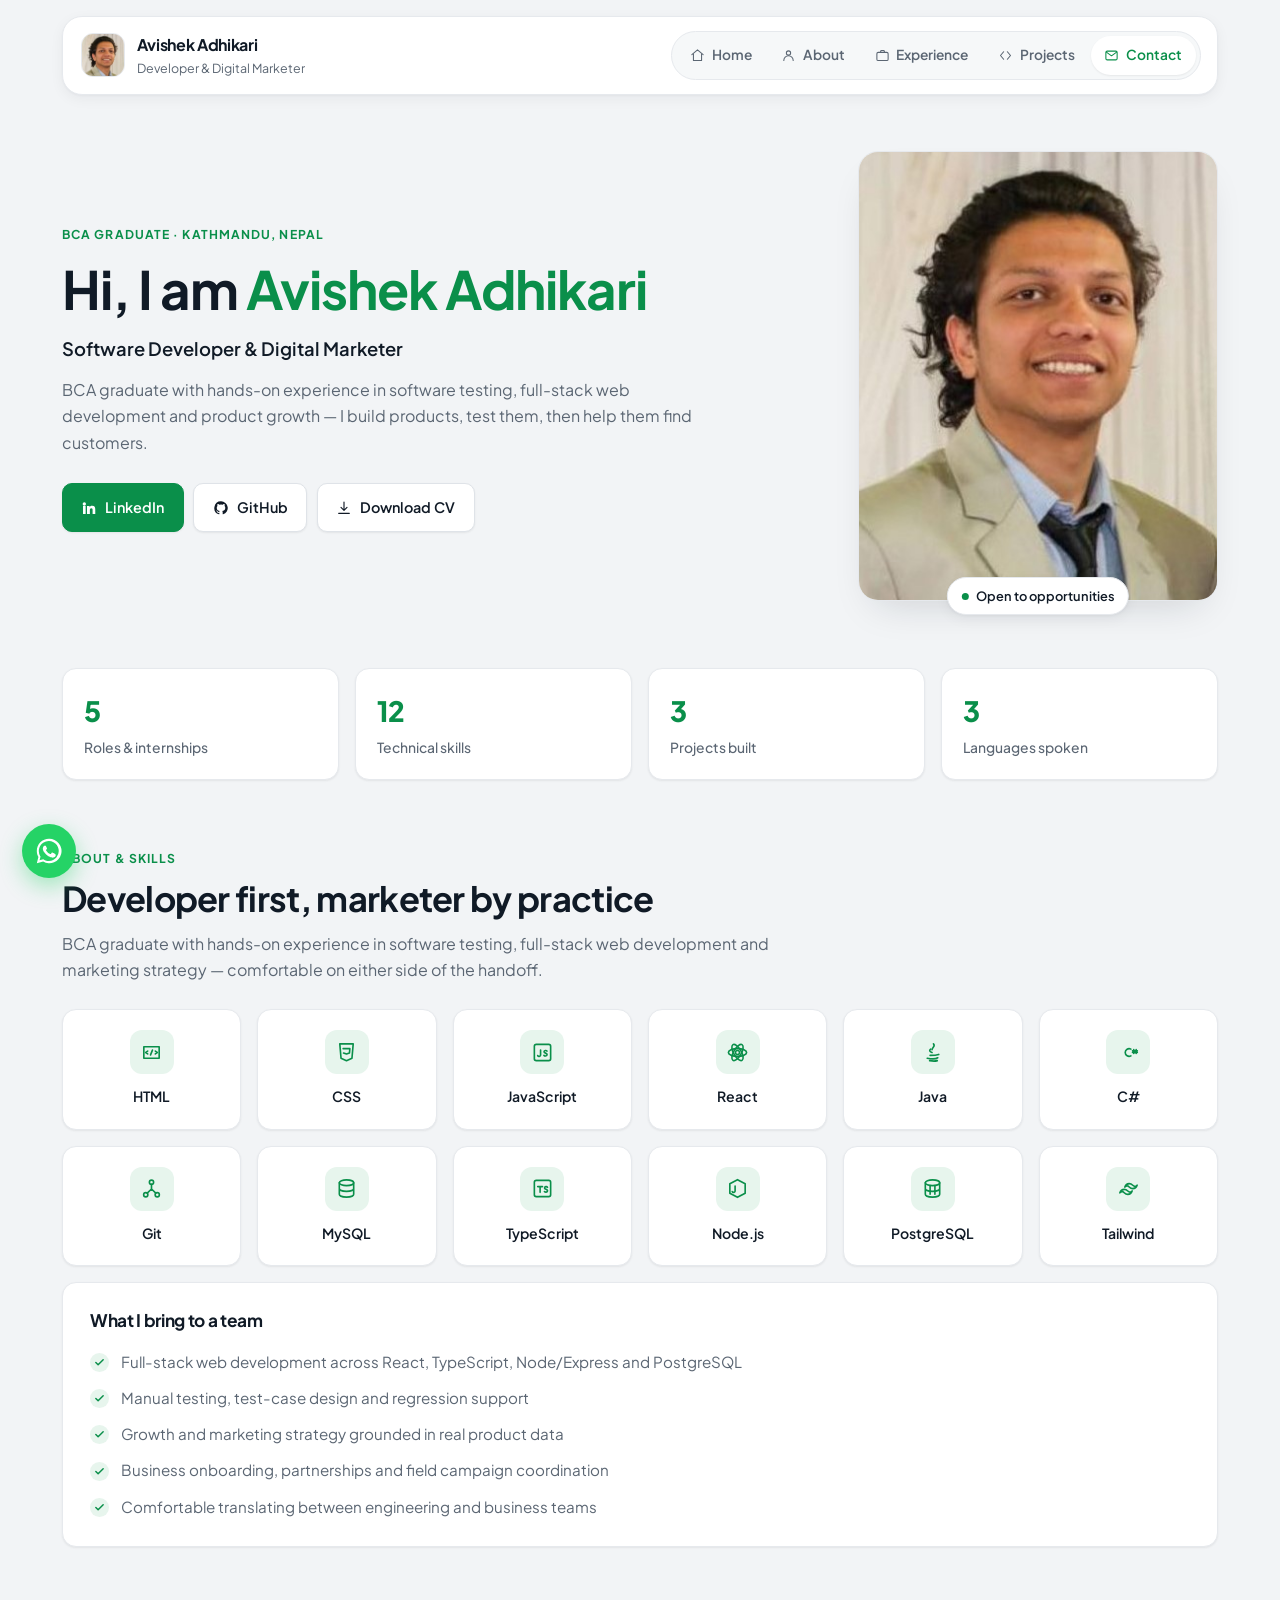
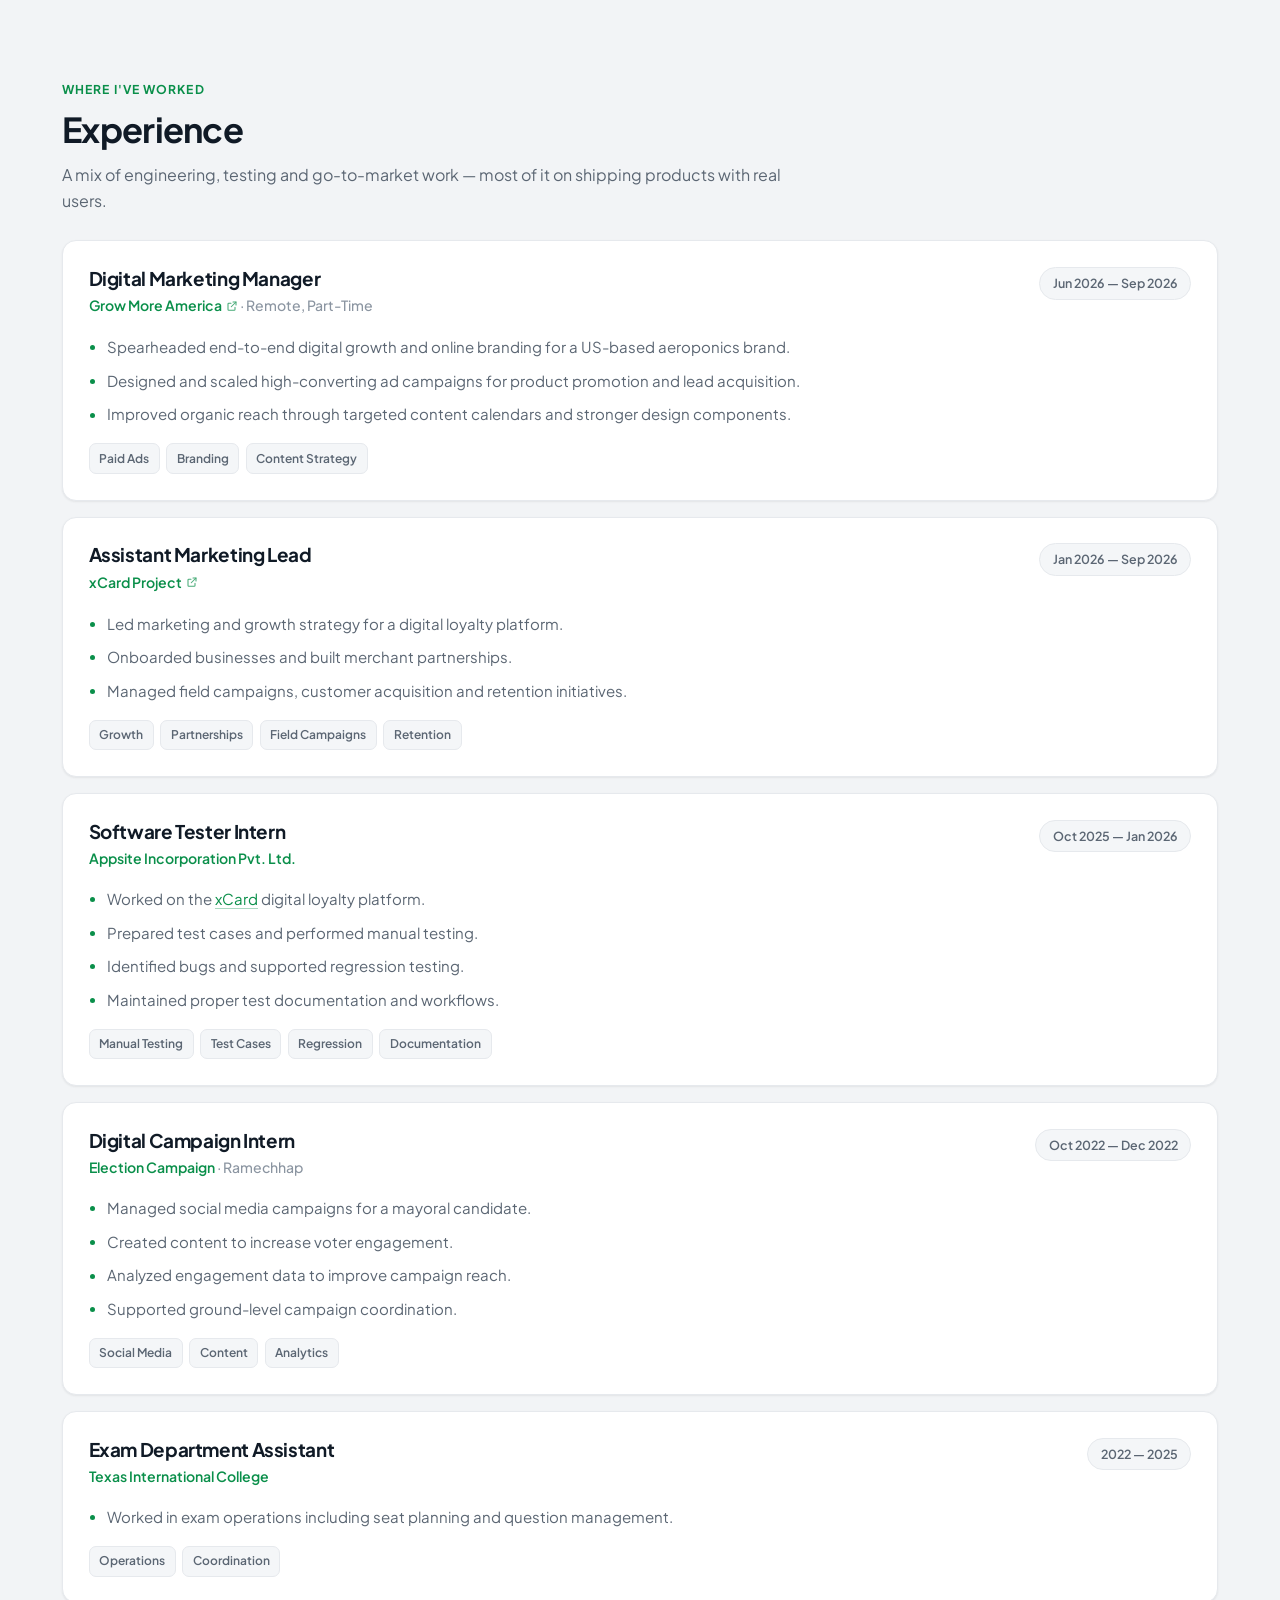
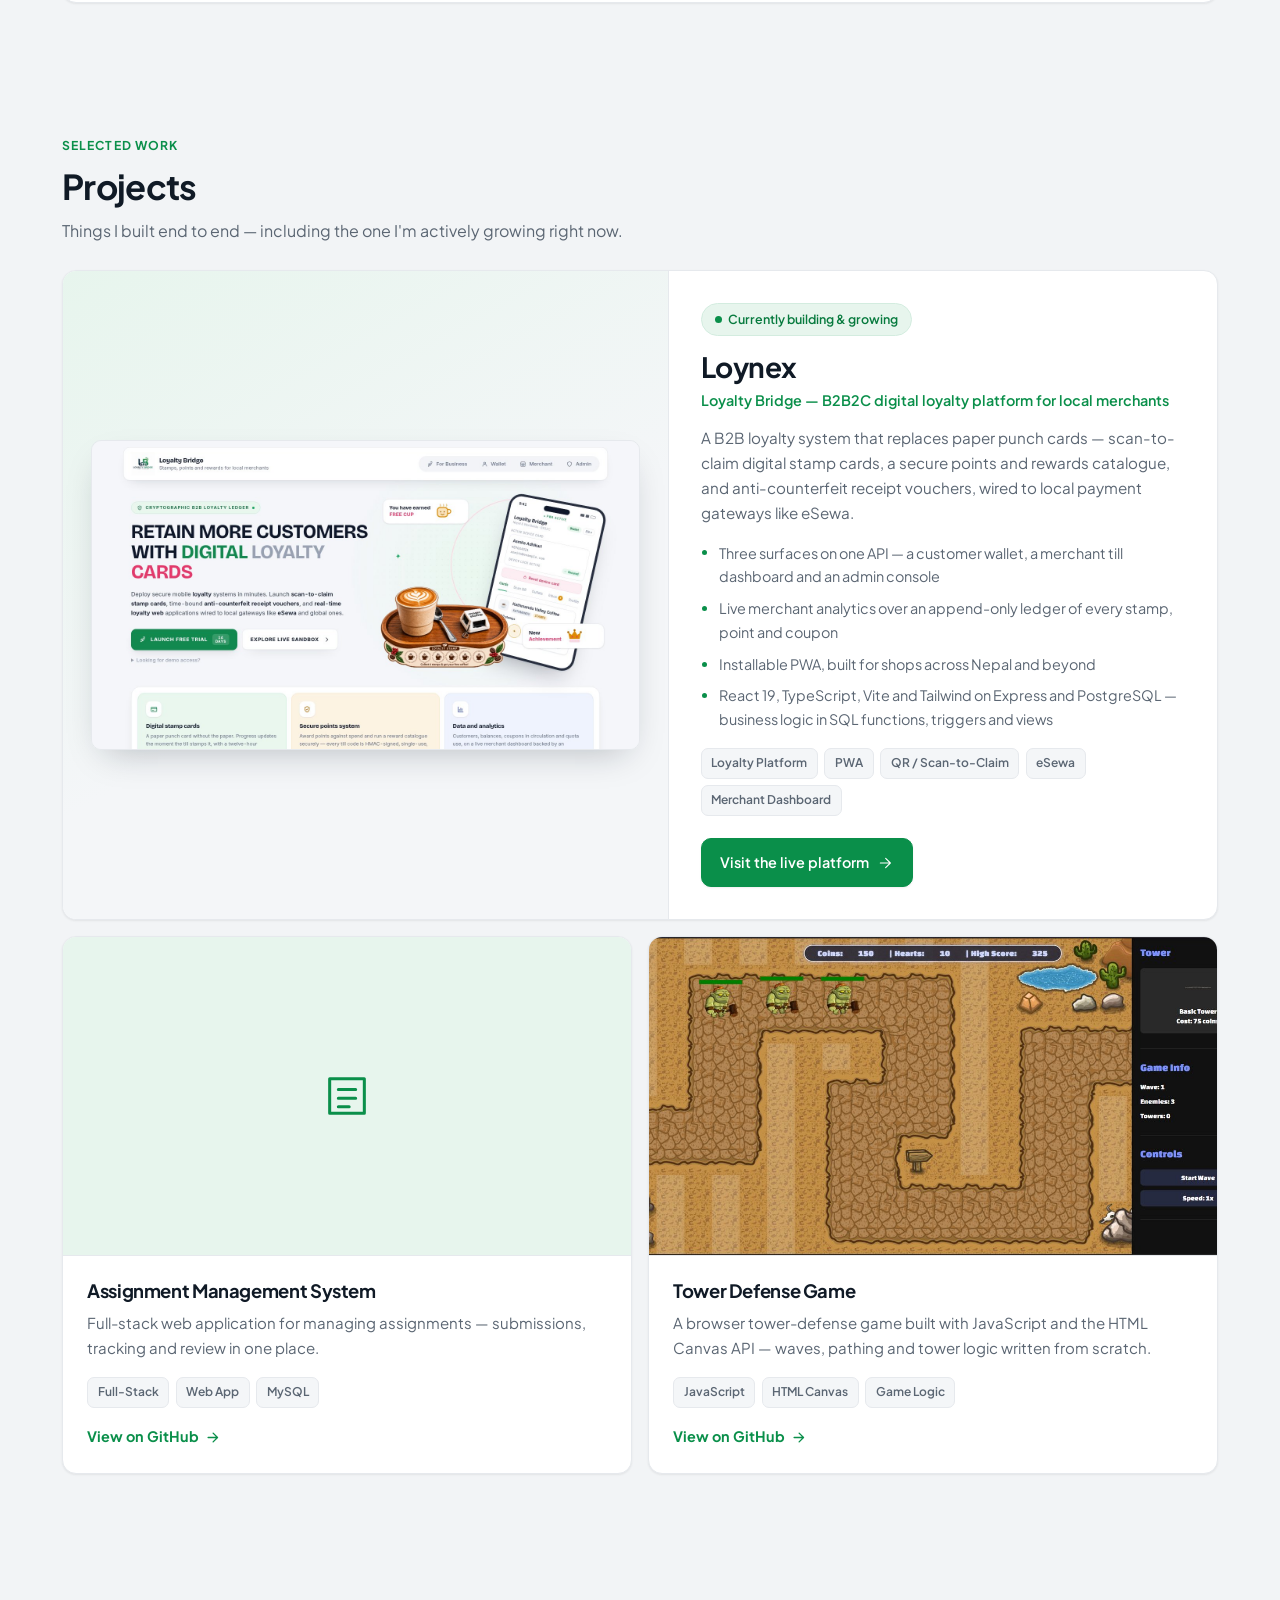
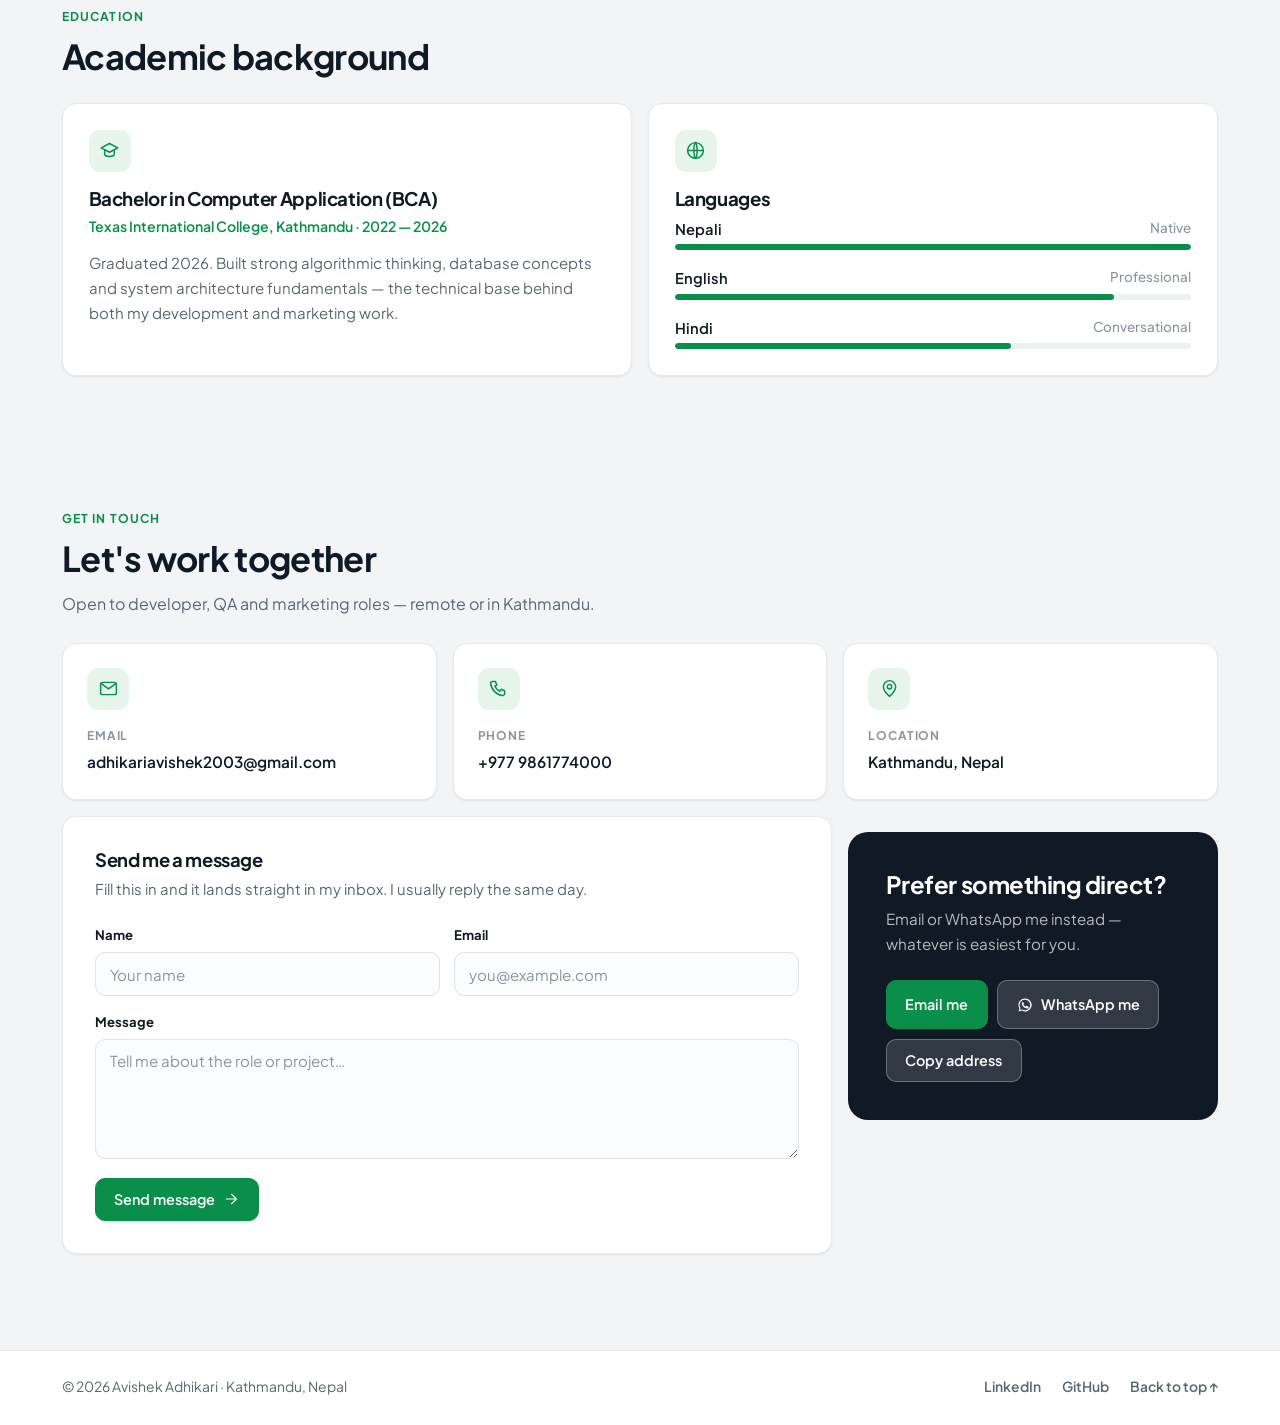
<file: index.html>
<!DOCTYPE html>
<html lang="en">
<head>
<meta charset="UTF-8">
<meta name="viewport" content="width=device-width, initial-scale=1.0">
<title>Avishek Adhikari — Developer &amp; Digital Marketer</title>
<meta name="description" content="Portfolio of Avishek Adhikari — BCA graduate, software developer and digital marketer. Software testing, full-stack web development and product growth.">
<meta name="author" content="Avishek Adhikari">
<meta property="og:type" content="website">
<meta property="og:title" content="Avishek Adhikari — Developer &amp; Digital Marketer">
<meta property="og:description" content="BCA graduate with experience in software testing, full-stack web development and real-world product growth.">

<link rel="preconnect" href="https://fonts.googleapis.com">
<link rel="preconnect" href="https://fonts.gstatic.com" crossorigin>
<link href="https://fonts.googleapis.com/css2?family=Plus+Jakarta+Sans:wght@400;500;600;700;800&display=swap" rel="stylesheet">
<link rel="stylesheet" href="styles.css">
<link rel="icon" href="data:image/svg+xml,<svg xmlns='http://www.w3.org/2000/svg' viewBox='0 0 100 100'><rect width='100' height='100' rx='24' fill='%230a8f4a'/><text y='70' x='50' text-anchor='middle' font-size='54' font-weight='700' font-family='Arial' fill='white'>A</text></svg>">
</head>
<body>

<div class="progress" id="progress"></div>

<!-- ================= HEADER ================= -->
<header class="topbar" id="topbar">
  <div class="topbar__card">
    <a href="#top" class="brand">
      <img src="assets/photo.jpg" alt="" class="brand__img">
      <span class="brand__text">
        <strong>Avishek Adhikari</strong>
        <small>Developer &amp; Digital Marketer</small>
      </span>
    </a>

    <nav class="pillnav" id="pillnav" aria-label="Sections">
      <a href="#top" class="is-active">
        <svg viewBox="0 0 24 24"><path d="M3 10.5 12 3l9 7.5"/><path d="M5.5 9.5V20h13V9.5"/></svg><span>Home</span></a>
      <a href="#about">
        <svg viewBox="0 0 24 24"><circle cx="12" cy="8" r="3.4"/><path d="M4.5 20a7.5 7.5 0 0 1 15 0"/></svg><span>About</span></a>
      <a href="#experience">
        <svg viewBox="0 0 24 24"><rect x="3" y="7" width="18" height="13" rx="2.2"/><path d="M9 7V5.5A1.5 1.5 0 0 1 10.5 4h3A1.5 1.5 0 0 1 15 5.5V7"/></svg><span>Experience</span></a>
      <a href="#projects">
        <svg viewBox="0 0 24 24"><path d="M9 18l-5-6 5-6M15 6l5 6-5 6"/></svg><span>Projects</span></a>
      <a href="#contact">
        <svg viewBox="0 0 24 24"><rect x="3" y="5" width="18" height="14" rx="2.2"/><path d="m3.8 6.5 8.2 6 8.2-6"/></svg><span>Contact</span></a>
    </nav>

    <button class="burger" id="burger" aria-label="Open menu" aria-expanded="false">
      <span></span><span></span><span></span>
    </button>
  </div>
</header>

<main id="top">
<div class="wrap">

  <!-- ================= HERO ================= -->
  <section class="hero reveal">
    <div class="hero__text">
      <span class="eyebrow">BCA Graduate · Kathmandu, Nepal</span>
      <h1>Hi, I am <span class="hl">Avishek Adhikari</span></h1>
      <p class="hero__role">Software Developer &amp; Digital Marketer</p>
      <p class="hero__lede">
        BCA graduate with hands-on experience in software testing, full-stack web development
        and product growth — I build products, test them, then help them find customers.
      </p>

      <div class="btnrow">
        <a class="btn btn--primary" href="https://www.linkedin.com/in/avishek-adhikari-4a58102a5/" target="_blank" rel="noopener">
          <svg class="i i--fill" viewBox="0 0 24 24"><path d="M4.98 3.5a2.5 2.5 0 1 1 0 5 2.5 2.5 0 0 1 0-5zM3 9h4v12H3zM9 9h3.8v1.7h.05c.53-.95 1.83-1.95 3.77-1.95 4.03 0 4.78 2.5 4.78 5.76V21h-4v-5.6c0-1.34-.03-3.07-1.9-3.07-1.9 0-2.2 1.46-2.2 2.97V21H9z"/></svg>
          LinkedIn
        </a>
        <a class="btn" href="https://github.com/avishekadhikari" target="_blank" rel="noopener">
          <svg class="i i--fill" viewBox="0 0 24 24"><path d="M12 2a10 10 0 0 0-3.16 19.49c.5.09.68-.22.68-.48v-1.7C6.73 19.9 6.14 18 6.14 18c-.45-1.16-1.11-1.47-1.11-1.47-.91-.62.07-.6.07-.6 1 .07 1.53 1.03 1.53 1.03.9 1.53 2.36 1.09 2.94.83.09-.65.35-1.09.63-1.34-2.22-.25-4.55-1.11-4.55-4.94 0-1.09.39-1.98 1.03-2.68-.1-.25-.45-1.27.1-2.65 0 0 .84-.27 2.75 1.02a9.5 9.5 0 0 1 5 0c1.91-1.29 2.75-1.02 2.75-1.02.55 1.38.2 2.4.1 2.65.64.7 1.03 1.59 1.03 2.68 0 3.84-2.34 4.68-4.57 4.93.36.31.68.92.68 1.85v2.74c0 .27.18.58.69.48A10 10 0 0 0 12 2z"/></svg>
          GitHub
        </a>
        <a class="btn" href="assets/Avishek-Adhikari-CV.pdf" download>
          <svg class="i" viewBox="0 0 24 24"><path d="M12 3v12M7.5 11l4.5 4.5 4.5-4.5M4 20h16"/></svg>
          Download CV
        </a>
      </div>
    </div>

    <div class="hero__photo">
      <img src="assets/photo.jpg" alt="Avishek Adhikari">
      <span class="badge"><i class="dot"></i>Open to opportunities</span>
    </div>
  </section>

  <!-- ================= STATS ================= -->
  <section class="stats reveal">
    <div class="stat"><strong>5</strong><span>Roles &amp; internships</span></div>
    <div class="stat"><strong>12</strong><span>Technical skills</span></div>
    <div class="stat"><strong>3</strong><span>Projects built</span></div>
    <div class="stat"><strong>3</strong><span>Languages spoken</span></div>
  </section>

  <!-- ================= ABOUT / SKILLS ================= -->
  <section class="block" id="about">
    <div class="block__head reveal">
      <span class="eyebrow">About &amp; skills</span>
      <h2>Developer first, marketer by practice</h2>
      <p class="block__sub">
        BCA graduate with hands-on experience in software testing, full-stack web development
        and marketing strategy — comfortable on either side of the handoff.
      </p>
    </div>

    <div class="grid grid--7 reveal">
      <div class="tile"><div class="tile__ico">
        <svg viewBox="0 0 24 24"><path d="M4 6h16v12H4z"/><path d="M8 10.5 6 12l2 1.5M16 10.5 18 12l-2 1.5M13 9.5l-2 5"/></svg></div>HTML</div>
      <div class="tile"><div class="tile__ico">
        <svg viewBox="0 0 24 24"><path d="M5 3h14l-1.3 15L12 20.5 6.3 18z"/><path d="M8.5 8h7l-.4 4.5L12 13.6l-3.1-1.1"/></svg></div>CSS</div>
      <div class="tile"><div class="tile__ico">
        <svg viewBox="0 0 24 24"><rect x="3.5" y="3.5" width="17" height="17" rx="2"/><path d="M10 9.5v5.2a1.6 1.6 0 0 1-3 .5M13.5 15c.6.7 3.3 1.2 3.3-.8 0-1.8-3.2-1.3-3.2-3 0-1.6 2.5-1.7 3.1-.6"/></svg></div>JavaScript</div>
      <div class="tile"><div class="tile__ico">
        <svg viewBox="0 0 24 24"><circle cx="12" cy="12" r="2.1"/><ellipse cx="12" cy="12" rx="9.5" ry="4"/><ellipse cx="12" cy="12" rx="9.5" ry="4" transform="rotate(60 12 12)"/><ellipse cx="12" cy="12" rx="9.5" ry="4" transform="rotate(120 12 12)"/></svg></div>React</div>
      <div class="tile"><div class="tile__ico">
        <svg viewBox="0 0 24 24"><path d="M13 3c2.5 2.5-1.5 4-1.5 6M9.5 15c6 0 9-1 9-1M6.5 18c8 1.5 11-.5 11-.5M9 20.5c5 1 8 0 8 0"/><path d="M10 8.5c-2 1.5-.5 3 1.5 3.5"/></svg></div>Java</div>
      <div class="tile"><div class="tile__ico">
        <svg viewBox="0 0 24 24"><path d="M14.5 8.5a4 4 0 1 0 0 7"/><path d="M17.5 9v4M20 9v4M16.2 10.2h5M16.2 11.9h5"/></svg></div>C#</div>
      <div class="tile"><div class="tile__ico">
        <svg viewBox="0 0 24 24"><circle cx="12" cy="5.5" r="2.2"/><circle cx="6" cy="18.5" r="2.2"/><circle cx="18" cy="18.5" r="2.2"/><path d="M12 7.7v4.8M12 12.5 7.5 16.8M12 12.5l4.5 4.3"/></svg></div>Git</div>
      <div class="tile"><div class="tile__ico">
        <svg viewBox="0 0 24 24"><ellipse cx="12" cy="6" rx="7.5" ry="3"/><path d="M4.5 6v12c0 1.7 3.4 3 7.5 3s7.5-1.3 7.5-3V6M4.5 12c0 1.7 3.4 3 7.5 3s7.5-1.3 7.5-3"/></svg></div>MySQL</div>
      <div class="tile"><div class="tile__ico">
        <svg viewBox="0 0 24 24"><rect x="3.5" y="3.5" width="17" height="17" rx="2"/><path d="M7 10h5M9.5 10v6M14 15.2c.6.7 3.3 1.1 3.3-.8 0-1.8-3.2-1.3-3.2-3 0-1.6 2.5-1.7 3.1-.6"/></svg></div>TypeScript</div>
      <div class="tile"><div class="tile__ico">
        <svg viewBox="0 0 24 24"><path d="M12 2.8 20 7v10l-8 4.2L4 17V7z"/><path d="M9.5 9.5v5.2a1.6 1.6 0 0 1-3 .5"/></svg></div>Node.js</div>
      <div class="tile"><div class="tile__ico">
        <svg viewBox="0 0 24 24"><ellipse cx="12" cy="6" rx="7.5" ry="3"/><path d="M4.5 6v12c0 1.7 3.4 3 7.5 3s7.5-1.3 7.5-3V6M4.5 12c0 1.7 3.4 3 7.5 3s7.5-1.3 7.5-3"/><path d="M9.5 9v9M14.5 9v9"/></svg></div>PostgreSQL</div>
      <div class="tile"><div class="tile__ico">
        <svg viewBox="0 0 24 24"><path d="M8.2 10.5c.8-2.4 2.3-3.6 4.5-3.6 3.3 0 3.7 2.4 5.4 2.8 1.1.3 2.1-.1 2.9-1.2-.8 2.4-2.3 3.6-4.5 3.6-3.3 0-3.7-2.4-5.4-2.8-1.1-.3-2.1.1-2.9 1.2z"/><path d="M3 16.5c.8-2.4 2.3-3.6 4.5-3.6 3.3 0 3.7 2.4 5.4 2.8 1.1.3 2.1-.1 2.9-1.2-.8 2.4-2.3 3.6-4.5 3.6-3.3 0-3.7-2.4-5.4-2.8-1.1-.3-2.1.1-2.9 1.2z"/></svg></div>Tailwind</div>
    </div>

    <div class="panel reveal">
      <h3 class="panel__h">What I bring to a team</h3>
      <ul class="checks">
        <li>Full-stack web development across React, TypeScript, Node/Express and PostgreSQL</li>
        <li>Manual testing, test-case design and regression support</li>
        <li>Growth and marketing strategy grounded in real product data</li>
        <li>Business onboarding, partnerships and field campaign coordination</li>
        <li>Comfortable translating between engineering and business teams</li>
      </ul>
    </div>
  </section>

  <!-- ================= EXPERIENCE ================= -->
  <section class="block" id="experience">
    <div class="block__head reveal">
      <span class="eyebrow">Where I've worked</span>
      <h2>Experience</h2>
      <p class="block__sub">
        A mix of engineering, testing and go-to-market work — most of it on shipping products
        with real users.
      </p>
    </div>

    <div class="xp">
      <article class="card card--xp reveal">
        <div class="card__top">
          <div>
            <h3>Digital Marketing Manager</h3>
            <p class="org"><a class="orglink" href="https://growmoreamerica.com/" target="_blank" rel="noopener">Grow More America<svg viewBox="0 0 24 24"><path d="M14 4h6v6"/><path d="M20 4 10.5 13.5"/><path d="M18 14.5V19a1.5 1.5 0 0 1-1.5 1.5h-11A1.5 1.5 0 0 1 4 19V8a1.5 1.5 0 0 1 1.5-1.5H10"/></svg></a> <span class="dim">· Remote, Part-Time</span></p>
          </div>
          <span class="chip">Jun 2026 — Sep 2026</span>
        </div>
        <ul class="bullets">
          <li>Spearheaded end-to-end digital growth and online branding for a US-based aeroponics brand.</li>
          <li>Designed and scaled high-converting ad campaigns for product promotion and lead acquisition.</li>
          <li>Improved organic reach through targeted content calendars and stronger design components.</li>
        </ul>
        <div class="tags"><span>Paid Ads</span><span>Branding</span><span>Content Strategy</span></div>
      </article>

      <article class="card card--xp reveal">
        <div class="card__top">
          <div>
            <h3>Assistant Marketing Lead</h3>
            <p class="org"><a class="orglink" href="https://xcardnepal.com" target="_blank" rel="noopener">xCard Project<svg viewBox="0 0 24 24"><path d="M14 4h6v6"/><path d="M20 4 10.5 13.5"/><path d="M18 14.5V19a1.5 1.5 0 0 1-1.5 1.5h-11A1.5 1.5 0 0 1 4 19V8a1.5 1.5 0 0 1 1.5-1.5H10"/></svg></a></p>
          </div>
          <span class="chip">Jan 2026 — Sep 2026</span>
        </div>
        <ul class="bullets">
          <li>Led marketing and growth strategy for a digital loyalty platform.</li>
          <li>Onboarded businesses and built merchant partnerships.</li>
          <li>Managed field campaigns, customer acquisition and retention initiatives.</li>
        </ul>
        <div class="tags"><span>Growth</span><span>Partnerships</span><span>Field Campaigns</span><span>Retention</span></div>
      </article>

      <article class="card card--xp reveal">
        <div class="card__top">
          <div>
            <h3>Software Tester Intern</h3>
            <p class="org">Appsite Incorporation Pvt. Ltd.</p>
          </div>
          <span class="chip">Oct 2025 — Jan 2026</span>
        </div>
        <ul class="bullets">
          <li>Worked on the <a class="inlink" href="https://xcardnepal.com" target="_blank" rel="noopener">xCard</a> digital loyalty platform.</li>
          <li>Prepared test cases and performed manual testing.</li>
          <li>Identified bugs and supported regression testing.</li>
          <li>Maintained proper test documentation and workflows.</li>
        </ul>
        <div class="tags"><span>Manual Testing</span><span>Test Cases</span><span>Regression</span><span>Documentation</span></div>
      </article>

      <article class="card card--xp reveal">
        <div class="card__top">
          <div>
            <h3>Digital Campaign Intern</h3>
            <p class="org">Election Campaign <span class="dim">· Ramechhap</span></p>
          </div>
          <span class="chip">Oct 2022 — Dec 2022</span>
        </div>
        <ul class="bullets">
          <li>Managed social media campaigns for a mayoral candidate.</li>
          <li>Created content to increase voter engagement.</li>
          <li>Analyzed engagement data to improve campaign reach.</li>
          <li>Supported ground-level campaign coordination.</li>
        </ul>
        <div class="tags"><span>Social Media</span><span>Content</span><span>Analytics</span></div>
      </article>

      <article class="card card--xp reveal">
        <div class="card__top">
          <div>
            <h3>Exam Department Assistant</h3>
            <p class="org">Texas International College</p>
          </div>
          <span class="chip">2022 — 2025</span>
        </div>
        <ul class="bullets">
          <li>Worked in exam operations including seat planning and question management.</li>
        </ul>
        <div class="tags"><span>Operations</span><span>Coordination</span></div>
      </article>
    </div>
  </section>

  <!-- ================= PROJECTS ================= -->
  <section class="block" id="projects">
    <div class="block__head reveal">
      <span class="eyebrow">Selected work</span>
      <h2>Projects</h2>
      <p class="block__sub">Things I built end to end — including the one I'm actively growing right now.</p>
    </div>

    <article class="card card--feat reveal">
      <div class="feat__shot">
        <img src="assets/loyaltybridge.jpg" alt="Loyalty Bridge — digital loyalty platform" loading="lazy">
      </div>
      <div class="feat__body">
        <span class="chip chip--live"><i class="dot"></i>Currently building &amp; growing</span>
        <h3>Loynex</h3>
        <p class="feat__tag">Loyalty Bridge — B2B2C digital loyalty platform for local merchants</p>
        <p>
          A B2B loyalty system that replaces paper punch cards — scan-to-claim digital stamp
          cards, a secure points and rewards catalogue, and anti-counterfeit receipt vouchers,
          wired to local payment gateways like eSewa.
        </p>
        <ul class="feat__points">
          <li>Three surfaces on one API — a customer wallet, a merchant till dashboard and an admin console</li>
          <li>Live merchant analytics over an append-only ledger of every stamp, point and coupon</li>
          <li>Installable PWA, built for shops across Nepal and beyond</li>
          <li>React 19, TypeScript, Vite and Tailwind on Express and PostgreSQL — business logic in SQL functions, triggers and views</li>
        </ul>
        <div class="tags"><span>Loyalty Platform</span><span>PWA</span><span>QR / Scan-to-Claim</span><span>eSewa</span><span>Merchant Dashboard</span></div>
        <div class="btnrow">
          <a class="btn btn--primary" href="https://loynex.onrender.com/" target="_blank" rel="noopener">
            Visit the live platform
            <svg class="i" viewBox="0 0 24 24"><path d="M5 12h14M13 5l7 7-7 7"/></svg>
          </a>
        </div>
      </div>
    </article>

    <div class="grid grid--2">
      <article class="card card--proj reveal">
        <div class="shot shot--placeholder">
          <svg viewBox="0 0 24 24"><path d="M4 4h16v16H4z"/><path d="M8 9h8M8 13h8M8 17h5"/></svg>
        </div>
        <div class="card__body">
          <h3>Assignment Management System</h3>
          <p>Full-stack web application for managing assignments — submissions, tracking and review in one place.</p>
          <div class="tags"><span>Full-Stack</span><span>Web App</span><span>MySQL</span></div>
          <a class="link" href="https://github.com/avishekadhikari/AssignmentSystem" target="_blank" rel="noopener">
            View on GitHub
            <svg viewBox="0 0 24 24"><path d="M5 12h14M13 5l7 7-7 7"/></svg>
          </a>
        </div>
      </article>

      <article class="card card--proj reveal">
        <div class="shot"><img src="assets/towerdefence.jpg" alt="Tower Defense Game screenshot" loading="lazy"></div>
        <div class="card__body">
          <h3>Tower Defense Game</h3>
          <p>A browser tower-defense game built with JavaScript and the HTML Canvas API — waves, pathing and tower logic written from scratch.</p>
          <div class="tags"><span>JavaScript</span><span>HTML Canvas</span><span>Game Logic</span></div>
          <a class="link" href="https://github.com/avishekadhikari/TowerDefenseGame" target="_blank" rel="noopener">
            View on GitHub
            <svg viewBox="0 0 24 24"><path d="M5 12h14M13 5l7 7-7 7"/></svg>
          </a>
        </div>
      </article>
    </div>
  </section>

  <!-- ================= EDUCATION ================= -->
  <section class="block">
    <div class="block__head reveal">
      <span class="eyebrow">Education</span>
      <h2>Academic background</h2>
    </div>

    <div class="grid grid--2">
      <article class="card card--pad reveal">
        <div class="card__ico">
          <svg viewBox="0 0 24 24"><path d="M12 4 2.5 9 12 14l9.5-5z"/><path d="M6.5 11.3V16c0 1.5 2.5 2.8 5.5 2.8s5.5-1.3 5.5-2.8v-4.7"/></svg>
        </div>
        <h3>Bachelor in Computer Application (BCA)</h3>
        <p class="org">Texas International College, Kathmandu · 2022 — 2026</p>
        <p class="card__text">
          Graduated 2026. Built strong algorithmic thinking, database concepts and system architecture
          fundamentals — the technical base behind both my development and marketing work.
        </p>
      </article>

      <article class="card card--pad reveal">
        <div class="card__ico">
          <svg viewBox="0 0 24 24"><circle cx="12" cy="12" r="9"/><path d="M3 12h18M12 3c2.5 2.6 2.5 15.4 0 18M12 3c-2.5 2.6-2.5 15.4 0 18"/></svg>
        </div>
        <h3>Languages</h3>
        <ul class="langs">
          <li><span>Nepali</span><i>Native</i><div class="bar"><b style="--w:100%"></b></div></li>
          <li><span>English</span><i>Professional</i><div class="bar"><b style="--w:85%"></b></div></li>
          <li><span>Hindi</span><i>Conversational</i><div class="bar"><b style="--w:65%"></b></div></li>
        </ul>
      </article>
    </div>
  </section>

  <!-- ================= CONTACT ================= -->
  <section class="block" id="contact">
    <div class="block__head reveal">
      <span class="eyebrow">Get in touch</span>
      <h2>Let's work together</h2>
      <p class="block__sub">Open to developer, QA and marketing roles — remote or in Kathmandu.</p>
    </div>

    <div class="grid grid--3 reveal">
      <a class="card card--contact" href="mailto:adhikariavishek2003@gmail.com">
        <div class="card__ico"><svg viewBox="0 0 24 24"><rect x="3" y="5" width="18" height="14" rx="2.2"/><path d="m3.8 6.5 8.2 6 8.2-6"/></svg></div>
        <span class="lbl">Email</span>
        <span class="val">adhikariavishek2003@gmail.com</span>
      </a>
      <a class="card card--contact" href="tel:+9779861774000">
        <div class="card__ico"><svg viewBox="0 0 24 24"><path d="M5 4h3.5l1.6 4-2.2 1.4a11.5 11.5 0 0 0 5.7 5.7L15 12.9l4 1.6V18a2 2 0 0 1-2.2 2A15.5 15.5 0 0 1 3 6.2 2 2 0 0 1 5 4z"/></svg></div>
        <span class="lbl">Phone</span>
        <span class="val">+977 9861774000</span>
      </a>
      <div class="card card--contact">
        <div class="card__ico"><svg viewBox="0 0 24 24"><path d="M12 21s7-6.2 7-11a7 7 0 1 0-14 0c0 4.8 7 11 7 11z"/><circle cx="12" cy="10" r="2.5"/></svg></div>
        <span class="lbl">Location</span>
        <span class="val">Kathmandu, Nepal</span>
      </div>
    </div>

    <div class="contactgrid">
      <!-- ---------- message form ---------- -->
      <div class="card card--form reveal">
        <h3 class="form__h">Send me a message</h3>
        <p class="form__sub">Fill this in and it lands straight in my inbox. I usually reply the same day.</p>

        <form id="contactForm" novalidate>
          <!-- Web3Forms access key. Get a free one at https://web3forms.com -->
          <input type="hidden" name="access_key" value="afea5d3c-e30c-46cc-a71b-043ace1e0ec9">
          <input type="hidden" name="subject" value="New message from your portfolio">
          <input type="hidden" name="from_name" value="Portfolio contact form">
          <!-- spam honeypot: real people never fill this in -->
          <input type="checkbox" name="botcheck" class="hp" tabindex="-1" autocomplete="off">

          <div class="field2">
            <p class="field">
              <label for="cf-name">Name</label>
              <input type="text" id="cf-name" name="name" required autocomplete="name" placeholder="Your name">
            </p>
            <p class="field">
              <label for="cf-email">Email</label>
              <input type="email" id="cf-email" name="email" required autocomplete="email" placeholder="you@example.com">
            </p>
          </div>

          <p class="field">
            <label for="cf-msg">Message</label>
            <textarea id="cf-msg" name="message" rows="5" required placeholder="Tell me about the role or project…"></textarea>
          </p>

          <button type="submit" class="btn btn--primary form__submit" id="cf-submit">
            <span class="cf-label">Send message</span>
            <svg class="i" viewBox="0 0 24 24"><path d="M5 12h14M13 5l7 7-7 7"/></svg>
          </button>

          <p class="form__status" id="cf-status" role="status" aria-live="polite"></p>
        </form>
      </div>

      <!-- ---------- direct alternatives ---------- -->
      <div class="cta cta--stack reveal">
        <div>
          <h3>Prefer something direct?</h3>
          <p>Email or WhatsApp me instead — whatever is easiest for you.</p>
        </div>
        <div class="btnrow">
          <a class="btn btn--primary" href="mailto:adhikariavishek2003@gmail.com">Email me</a>
          <a class="btn btn--onDark" href="https://wa.me/9779861774000" target="_blank" rel="noopener">
            <svg class="i i--fill" viewBox="0 0 32 32"><path d="M16 3C8.8 3 3 8.8 3 16c0 2.3.6 4.5 1.7 6.4L3 29l6.8-1.8A13 13 0 1 0 16 3zm0 23.6c-2 0-4-.5-5.7-1.6l-.4-.2-4 1 1.1-3.9-.3-.4A10.6 10.6 0 1 1 16 26.6zm5.8-7.9c-.3-.2-1.9-.9-2.2-1-.3-.1-.5-.2-.7.2s-.8 1-1 1.2c-.2.2-.4.2-.7 0a8.7 8.7 0 0 1-4.3-3.7c-.3-.6.3-.5.9-1.7.1-.2 0-.4 0-.6l-1-2.3c-.2-.6-.5-.5-.7-.5h-.6c-.2 0-.6.1-.9.4-.3.4-1.2 1.2-1.2 2.8s1.2 3.3 1.4 3.5c.2.2 2.4 3.7 5.9 5.2 2.2.9 3 1 4.1.8.7-.1 2-.8 2.2-1.6.3-.8.3-1.5.2-1.6-.1-.2-.3-.3-.6-.4z"/></svg>
            WhatsApp me
          </a>
          <button class="btn btn--onDark" id="copyEmail" data-copy="adhikariavishek2003@gmail.com">Copy address</button>
        </div>
      </div>
    </div>
  </section>

</div>
</main>

<footer class="footer">
  <div class="wrap footer__in">
    <p>© <span id="year">2026</span> Avishek Adhikari · Kathmandu, Nepal</p>
    <div class="footer__links">
      <a href="https://www.linkedin.com/in/avishek-adhikari-4a58102a5/" target="_blank" rel="noopener">LinkedIn</a>
      <a href="https://github.com/avishekadhikari" target="_blank" rel="noopener">GitHub</a>
      <a href="#top">Back to top ↑</a>
    </div>
  </div>
</footer>

<a class="wa" href="https://wa.me/9779861774000" target="_blank" rel="noopener" aria-label="Chat on WhatsApp" title="Chat on WhatsApp">
  <svg viewBox="0 0 32 32" fill="currentColor"><path d="M16 3C8.8 3 3 8.8 3 16c0 2.3.6 4.5 1.7 6.4L3 29l6.8-1.8A13 13 0 1 0 16 3zm0 23.6c-2 0-4-.5-5.7-1.6l-.4-.2-4 1 1.1-3.9-.3-.4A10.6 10.6 0 1 1 16 26.6zm5.8-7.9c-.3-.2-1.9-.9-2.2-1-.3-.1-.5-.2-.7.2s-.8 1-1 1.2c-.2.2-.4.2-.7 0a8.7 8.7 0 0 1-4.3-3.7c-.3-.6.3-.5.9-1.7.1-.2 0-.4 0-.6l-1-2.3c-.2-.6-.5-.5-.7-.5h-.6c-.2 0-.6.1-.9.4-.3.4-1.2 1.2-1.2 2.8s1.2 3.3 1.4 3.5c.2.2 2.4 3.7 5.9 5.2 2.2.9 3 1 4.1.8.7-.1 2-.8 2.2-1.6.3-.8.3-1.5.2-1.6-.1-.2-.3-.3-.6-.4z"/></svg>
</a>

<script src="script.js"></script>
</body>
</html>
</file>
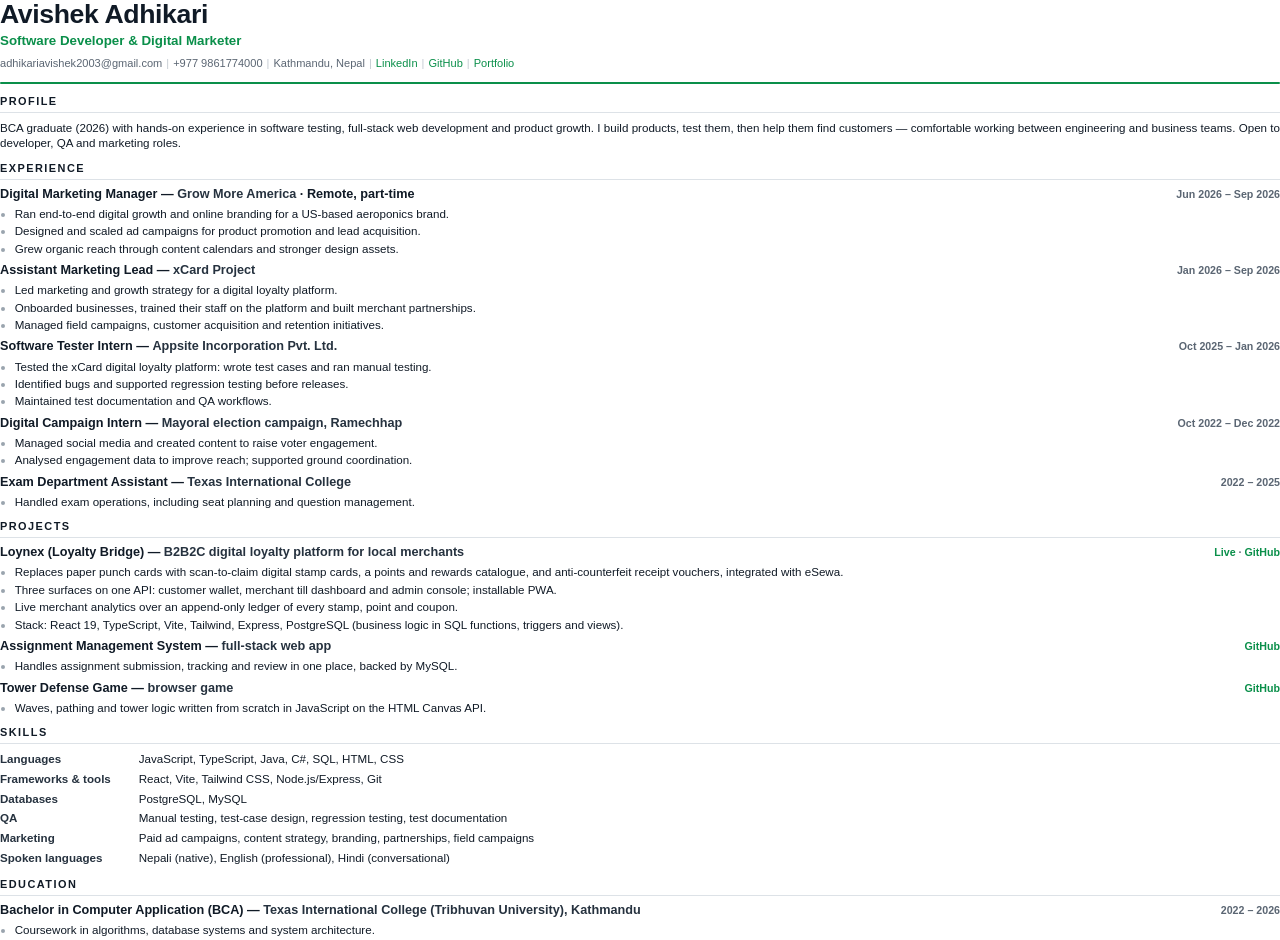
<file: assets/Avishek-Adhikari-CV.html>
<!doctype html>
<html lang="en">
<head>
<meta charset="utf-8">
<title>Avishek Adhikari - CV</title>
<style>
  @page { size: A4; margin: 10mm 12mm 8mm; }
  * { box-sizing: border-box; }
  html, body { margin: 0; padding: 0; }
  body {
    font-family: "Noto Sans", "Liberation Sans", Arial, sans-serif;
    color: #101a26;
    font-size: 8.7pt;
    line-height: 1.33;
    -webkit-print-color-adjust: exact;
    print-color-adjust: exact;
  }
  a { color: #0a8f4a; text-decoration: none; }

  /* ---------- header ---------- */
  .name { font-size: 20pt; font-weight: 700; letter-spacing: -0.3pt; line-height: 1.1; }
  .role { font-size: 10pt; font-weight: 600; color: #0a8f4a; margin-top: 2pt; }
  .contact { font-size: 8.3pt; color: #5b6673; margin-top: 5pt; }
  .contact span.sep { color: #c3cad1; padding: 0 3pt; }
  .rule { height: 2pt; background: #0a8f4a; margin: 8pt 0 0; border-radius: 2pt; }

  /* ---------- sections ---------- */
  h2 {
    font-size: 8.2pt; font-weight: 700; letter-spacing: 1.1pt; text-transform: uppercase;
    color: #101a26; margin: 7.5pt 0 0;
    padding-bottom: 2.5pt; border-bottom: 0.7pt solid #dde2e7;
  }
  .item { margin-top: 4.5pt; }
  .item:first-of-type { margin-top: 5pt; }
  .head { display: flex; justify-content: space-between; align-items: baseline; gap: 8pt; }
  .pos { font-size: 9.5pt; font-weight: 700; }
  .pos .org { font-weight: 600; color: #26323f; }
  .when { font-size: 8pt; color: #5b6673; white-space: nowrap; font-weight: 600; }
  ul { margin: 2.5pt 0 0; padding-left: 11pt; }
  li { margin: 0 0 1.5pt; }
  li::marker { color: #9aa4ae; }
  p.lead { margin: 5pt 0 0; text-align: justify; }

  /* ---------- skills ---------- */
  table.skills { width: 100%; border-collapse: collapse; margin-top: 4pt; }
  table.skills td { vertical-align: top; padding: 1.6pt 0; }
  table.skills td.k { width: 104pt; font-weight: 700; color: #26323f; padding-right: 7pt; }

  .two { display: flex; gap: 14pt; margin-top: 5pt; }
  .two > div { flex: 1; }
  .proj { font-weight: 700; }
  .proj small { font-weight: 400; color: #5b6673; }
</style>
</head>
<body>

  <div class="name">Avishek Adhikari</div>
  <div class="role">Software Developer &amp; Digital Marketer</div>
  <div class="contact">
    adhikariavishek2003@gmail.com<span class="sep">|</span>+977 9861774000<span class="sep">|</span>Kathmandu, Nepal<span class="sep">|</span><a href="https://www.linkedin.com/in/avishek-adhikari-4a58102a5/">LinkedIn</a><span class="sep">|</span><a href="https://github.com/avishekadhikari">GitHub</a><span class="sep">|</span><a href="https://protfolio-i9o2.vercel.app/">Portfolio</a>
  </div>
  <div class="rule"></div>

  <h2>Profile</h2>
  <p class="lead">
    BCA graduate (2026) with hands-on experience in software testing, full-stack web development and product
    growth. I build products, test them, then help them find customers &mdash; comfortable working between
    engineering and business teams. Open to developer, QA and marketing roles.
  </p>

  <h2>Experience</h2>
  <div class="item">
    <div class="head">
      <div class="pos">Digital Marketing Manager &mdash; <span class="org">Grow More America</span> &middot; Remote, part-time</div>
      <div class="when">Jun 2026 &ndash; Sep 2026</div>
    </div>
    <ul>
      <li>Ran end-to-end digital growth and online branding for a US-based aeroponics brand.</li>
      <li>Designed and scaled ad campaigns for product promotion and lead acquisition.</li>
      <li>Grew organic reach through content calendars and stronger design assets.</li>
    </ul>
  </div>

  <div class="item">
    <div class="head">
      <div class="pos">Assistant Marketing Lead &mdash; <span class="org">xCard Project</span></div>
      <div class="when">Jan 2026 &ndash; Sep 2026</div>
    </div>
    <ul>
      <li>Led marketing and growth strategy for a digital loyalty platform.</li>
      <li>Onboarded businesses, trained their staff on the platform and built merchant partnerships.</li>
      <li>Managed field campaigns, customer acquisition and retention initiatives.</li>
    </ul>
  </div>

  <div class="item">
    <div class="head">
      <div class="pos">Software Tester Intern &mdash; <span class="org">Appsite Incorporation Pvt. Ltd.</span></div>
      <div class="when">Oct 2025 &ndash; Jan 2026</div>
    </div>
    <ul>
      <li>Tested the xCard digital loyalty platform: wrote test cases and ran manual testing.</li>
      <li>Identified bugs and supported regression testing before releases.</li>
      <li>Maintained test documentation and QA workflows.</li>
    </ul>
  </div>

  <div class="item">
    <div class="head">
      <div class="pos">Digital Campaign Intern &mdash; <span class="org">Mayoral election campaign, Ramechhap</span></div>
      <div class="when">Oct 2022 &ndash; Dec 2022</div>
    </div>
    <ul>
      <li>Managed social media and created content to raise voter engagement.</li>
      <li>Analysed engagement data to improve reach; supported ground coordination.</li>
    </ul>
  </div>

  <div class="item">
    <div class="head">
      <div class="pos">Exam Department Assistant &mdash; <span class="org">Texas International College</span></div>
      <div class="when">2022 &ndash; 2025</div>
    </div>
    <ul>
      <li>Handled exam operations, including seat planning and question management.</li>
    </ul>
  </div>

  <h2>Projects</h2>

  <div class="item">
    <div class="head">
      <div class="pos">Loynex (Loyalty Bridge) &mdash; <span class="org">B2B2C digital loyalty platform for local merchants</span></div>
      <div class="when"><a href="https://loynex.onrender.com/">Live</a> &middot; <a href="https://github.com/avishekadhikari/loyalty-">GitHub</a></div>
    </div>
    <ul>
      <li>Replaces paper punch cards with scan-to-claim digital stamp cards, a points and rewards catalogue, and anti-counterfeit receipt vouchers, integrated with eSewa.</li>
      <li>Three surfaces on one API: customer wallet, merchant till dashboard and admin console; installable PWA.</li>
      <li>Live merchant analytics over an append-only ledger of every stamp, point and coupon.</li>
      <li>Stack: React 19, TypeScript, Vite, Tailwind, Express, PostgreSQL (business logic in SQL functions, triggers and views).</li>
    </ul>
  </div>

  <div class="item">
    <div class="head">
      <div class="pos">Assignment Management System &mdash; <span class="org">full-stack web app</span></div>
      <div class="when"><a href="https://github.com/avishekadhikari/AssignmentSystem">GitHub</a></div>
    </div>
    <ul>
      <li>Handles assignment submission, tracking and review in one place, backed by MySQL.</li>
    </ul>
  </div>

  <div class="item">
    <div class="head">
      <div class="pos">Tower Defense Game &mdash; <span class="org">browser game</span></div>
      <div class="when"><a href="https://github.com/avishekadhikari/TowerDefenseGame">GitHub</a></div>
    </div>
    <ul>
      <li>Waves, pathing and tower logic written from scratch in JavaScript on the HTML Canvas API.</li>
    </ul>
  </div>

  <h2>Skills</h2>
  <table class="skills">
    <tr><td class="k">Languages</td><td>JavaScript, TypeScript, Java, C#, SQL, HTML, CSS</td></tr>
    <tr><td class="k">Frameworks &amp; tools</td><td>React, Vite, Tailwind CSS, Node.js/Express, Git</td></tr>
    <tr><td class="k">Databases</td><td>PostgreSQL, MySQL</td></tr>
    <tr><td class="k">QA</td><td>Manual testing, test-case design, regression testing, test documentation</td></tr>
    <tr><td class="k">Marketing</td><td>Paid ad campaigns, content strategy, branding, partnerships, field campaigns</td></tr>
    <tr><td class="k">Spoken languages</td><td>Nepali (native), English (professional), Hindi (conversational)</td></tr>
  </table>

  <h2>Education</h2>
  <div class="item">
    <div class="head">
      <div class="pos">Bachelor in Computer Application (BCA) &mdash; <span class="org">Texas International College (Tribhuvan University), Kathmandu</span></div>
      <div class="when">2022 &ndash; 2026</div>
    </div>
    <ul>
      <li>Coursework in algorithms, database systems and system architecture.</li>
    </ul>
  </div>

</body>
</html>
</file>
<file: styles.css>
/* =========================================================
   Avishek Adhikari — Portfolio
   Light SaaS design: soft grey canvas, white cards, green accent
   ========================================================= */

:root{
  --green:#0a8f4a;
  --green-dk:#077a3e;
  --green-lt:#e7f5ed;
  --green-lt2:#d3ecdf;

  --bg:#f2f4f6;
  --card:#ffffff;
  --ink:#101a26;
  --ink-2:#5b6673;
  --ink-3:#8b95a1;
  --line:#e6e9ed;
  --line-2:#dfe3e8;

  --shadow-sm:0 1px 2px rgba(16,26,38,.04),0 1px 3px rgba(16,26,38,.03);
  --shadow:0 4px 14px rgba(16,26,38,.05),0 1px 3px rgba(16,26,38,.04);
  --shadow-lg:0 18px 40px -18px rgba(16,26,38,.18);

  --font:"Plus Jakarta Sans",system-ui,-apple-system,"Segoe UI",sans-serif;
  --wrap:1220px;
  --pad:clamp(1rem,4vw,2rem);
  --r:14px;
  --r-lg:20px;
}

*,*::before,*::after{box-sizing:border-box}
html{scroll-behavior:smooth;scroll-padding-top:110px;-webkit-text-size-adjust:100%}
body{
  margin:0;background:var(--bg);color:var(--ink);
  font-family:var(--font);font-size:16px;line-height:1.65;
  -webkit-font-smoothing:antialiased;overflow-x:hidden;
}
img{max-width:100%;display:block}
a{color:inherit;text-decoration:none}
ul{margin:0;padding:0;list-style:none}
h1,h2,h3{margin:0;line-height:1.2;letter-spacing:-.02em;font-weight:700}
p{margin:0}
button{font-family:inherit}
::selection{background:var(--green);color:#fff}
:focus-visible{outline:2px solid var(--green);outline-offset:3px;border-radius:8px}

svg{width:100%;height:100%;fill:none;stroke:currentColor;stroke-width:1.7;
    stroke-linecap:round;stroke-linejoin:round}
.i--fill,.wa svg{fill:currentColor;stroke:none}

.wrap{max-width:var(--wrap);margin:0 auto;padding-inline:var(--pad)}

.progress{position:fixed;top:0;left:0;height:3px;width:0;background:var(--green);z-index:200;transition:width .1s linear}

/* ================= HEADER ================= */
.topbar{position:sticky;top:0;z-index:100;padding:1rem var(--pad);
  max-width:var(--wrap);margin:0 auto;transition:padding .3s ease}
.topbar.is-stuck{padding-top:.6rem}
.topbar__card{
  display:flex;align-items:center;gap:1rem;
  background:var(--card);border:1px solid var(--line);border-radius:var(--r-lg);
  padding:.85rem 1rem .85rem 1.1rem;box-shadow:var(--shadow);
  transition:box-shadow .3s ease;
}
.topbar.is-stuck .topbar__card{box-shadow:var(--shadow-lg)}

.brand{display:flex;align-items:center;gap:.75rem;margin-right:auto;min-width:0}
.brand__img{width:44px;height:44px;border-radius:12px;object-fit:cover;object-position:center top;
  border:1px solid var(--line);flex-shrink:0}
.brand__text{display:flex;flex-direction:column;min-width:0}
.brand__text strong{font-size:1rem;font-weight:700;letter-spacing:-.02em;white-space:nowrap}
.brand__text small{font-size:.78rem;color:var(--ink-2);white-space:nowrap;overflow:hidden;text-overflow:ellipsis}

.pillnav{display:flex;align-items:center;gap:.15rem;background:#f6f8f9;
  border:1px solid var(--line);border-radius:999px;padding:.28rem}
.pillnav a{
  display:flex;align-items:center;gap:.42rem;padding:.5rem .85rem;border-radius:999px;
  font-size:.86rem;font-weight:600;color:var(--ink-2);white-space:nowrap;transition:.2s ease;
}
.pillnav a svg{width:15px;height:15px;flex-shrink:0}
.pillnav a:hover{color:var(--ink);background:#eef1f3}
.pillnav a.is-active{background:var(--card);color:var(--green);box-shadow:var(--shadow-sm)}

.burger{display:none;flex-direction:column;gap:4px;background:none;border:0;cursor:pointer;padding:9px}
.burger span{display:block;width:19px;height:2px;border-radius:2px;background:var(--ink);transition:.3s ease}
.burger[aria-expanded="true"] span:nth-child(1){transform:translateY(6px) rotate(45deg)}
.burger[aria-expanded="true"] span:nth-child(2){opacity:0}
.burger[aria-expanded="true"] span:nth-child(3){transform:translateY(-6px) rotate(-45deg)}

/* ================= SHARED ================= */
.eyebrow{
  display:inline-block;font-size:.76rem;font-weight:700;letter-spacing:.09em;
  text-transform:uppercase;color:var(--green);
}
.block{padding-block:clamp(2.5rem,6vw,4rem)}
.block__head{margin-bottom:1.6rem;max-width:62ch}
.block__head h2{font-size:clamp(1.6rem,3.4vw,2.15rem);margin-top:.5rem}
.block__sub{margin-top:.7rem;color:var(--ink-2);font-size:1rem}

.card{
  background:var(--card);border:1px solid var(--line);border-radius:var(--r);
  box-shadow:var(--shadow-sm);transition:.28s cubic-bezier(.4,0,.2,1);
}
.card--pad{padding:1.6rem}
.card__ico{
  width:42px;height:42px;display:grid;place-items:center;border-radius:11px;
  background:var(--green-lt);color:var(--green);margin-bottom:1rem;
}
.card__ico svg{width:21px;height:21px}
.card__text{margin-top:.8rem;color:var(--ink-2);font-size:.94rem}
.org{margin-top:.3rem;font-size:.88rem;font-weight:600;color:var(--green)}
.orglink{display:inline-flex;align-items:center;gap:.3rem;border-bottom:1px solid transparent;
  transition:border-color .2s ease,opacity .2s ease}
.orglink svg{width:12px;height:12px;stroke-width:2.1;opacity:.75}
.orglink:hover{border-bottom-color:currentColor}
.inlink{color:var(--green);font-weight:inherit;
  border-bottom:1px solid color-mix(in srgb,var(--green) 35%,transparent);
  transition:border-color .2s ease}
.inlink:hover{border-bottom-color:currentColor}
.org .dim,.dim{color:var(--ink-3);font-weight:500}

.grid{display:grid;gap:1rem}
.grid--7{grid-template-columns:repeat(6,1fr)}
.grid--3{grid-template-columns:repeat(3,1fr)}
.grid--2{grid-template-columns:repeat(2,1fr)}

.btn{
  display:inline-flex;align-items:center;justify-content:center;gap:.5rem;
  padding:.72rem 1.15rem;border-radius:10px;border:1px solid var(--line-2);
  background:var(--card);color:var(--ink);font-size:.9rem;font-weight:600;
  cursor:pointer;white-space:nowrap;box-shadow:var(--shadow-sm);
  transition:.22s cubic-bezier(.4,0,.2,1);
}
.btn:hover{transform:translateY(-2px);box-shadow:var(--shadow);border-color:#cfd5db}
.btn .i{width:16px;height:16px;flex-shrink:0}
.btn--primary{background:var(--green);border-color:var(--green);color:#fff}
.btn--primary:hover{background:var(--green-dk);border-color:var(--green-dk)}
.btn--onDark{background:rgba(255,255,255,.14);border-color:rgba(255,255,255,.28);color:#fff;box-shadow:none}
.btn--onDark:hover{background:rgba(255,255,255,.22);border-color:rgba(255,255,255,.4)}
.btnrow{display:flex;flex-wrap:wrap;gap:.6rem;margin-top:1.7rem}

.tags{display:flex;flex-wrap:wrap;gap:.4rem;margin-top:1rem}
.tags span{
  font-size:.75rem;font-weight:600;color:var(--ink-2);
  background:#f4f6f8;border:1px solid var(--line);border-radius:7px;padding:.28rem .6rem;
}

/* ================= HERO ================= */
.hero{
  display:grid;grid-template-columns:1.35fr .65fr;gap:clamp(1.5rem,4vw,3rem);
  align-items:center;padding:clamp(1.5rem,4vw,2.5rem) 0 clamp(1.5rem,4vw,2rem);
}
.hero h1{font-size:clamp(2rem,5.2vw,3.3rem);margin-top:.7rem}
.hl{color:var(--green)}
.hero__role{margin-top:.8rem;font-size:clamp(1rem,2vw,1.15rem);font-weight:600;color:var(--ink)}
.hero__lede{margin-top:.8rem;color:var(--ink-2);max-width:56ch}

.hero__photo{position:relative}
.hero__photo img{
  width:100%;aspect-ratio:4/5;object-fit:cover;object-position:center top;
  border-radius:var(--r-lg);border:1px solid var(--line);
  background:var(--card);box-shadow:var(--shadow-lg);
}
.badge{
  position:absolute;left:50%;bottom:-14px;transform:translateX(-50%);
  display:inline-flex;align-items:center;gap:.45rem;white-space:nowrap;
  background:var(--card);border:1px solid var(--line);border-radius:999px;
  padding:.45rem .85rem;font-size:.8rem;font-weight:600;box-shadow:var(--shadow);
}
.dot{width:7px;height:7px;border-radius:50%;background:var(--green);
  box-shadow:0 0 0 0 rgba(10,143,74,.5);animation:pulse 2.4s infinite}
@keyframes pulse{70%{box-shadow:0 0 0 7px rgba(10,143,74,0)}100%{box-shadow:0 0 0 0 rgba(10,143,74,0)}}

/* ================= STATS ================= */
.stats{display:grid;grid-template-columns:repeat(4,1fr);gap:1rem;margin-top:2.2rem}
.stat{
  background:var(--card);border:1px solid var(--line);border-radius:var(--r);
  padding:1.2rem 1.3rem;box-shadow:var(--shadow-sm);
}
.stat strong{display:block;font-size:1.75rem;font-weight:800;color:var(--green);letter-spacing:-.03em}
.stat span{display:block;margin-top:.15rem;font-size:.87rem;color:var(--ink-2);font-weight:500}

/* ================= TILES (skills) ================= */
.tile{
  background:var(--card);border:1px solid var(--line);border-radius:var(--r);
  padding:1.25rem .75rem;text-align:center;font-size:.88rem;font-weight:600;
  box-shadow:var(--shadow-sm);transition:.28s cubic-bezier(.4,0,.2,1);
}
.tile:hover{transform:translateY(-4px);box-shadow:var(--shadow);border-color:var(--green-lt2)}
.tile__ico{
  width:44px;height:44px;margin:0 auto .7rem;display:grid;place-items:center;
  border-radius:12px;background:var(--green-lt);color:var(--green);
}
.tile__ico svg{width:23px;height:23px}

/* ================= PANEL ================= */
.panel{
  margin-top:1rem;background:var(--card);border:1px solid var(--line);
  border-radius:var(--r);padding:1.7rem;box-shadow:var(--shadow-sm);
}
.panel__h{font-size:1.08rem;margin-bottom:1.1rem}
.checks{display:grid;gap:.7rem}
.checks li{position:relative;padding-left:1.9rem;color:var(--ink-2);font-size:.95rem}
.checks li::before{
  content:"";position:absolute;left:0;top:.28em;width:19px;height:19px;border-radius:50%;
  background:var(--green-lt) url("data:image/svg+xml,%3Csvg xmlns='http://www.w3.org/2000/svg' viewBox='0 0 24 24' fill='none' stroke='%230a8f4a' stroke-width='3.2' stroke-linecap='round' stroke-linejoin='round'%3E%3Cpath d='M20 6 9 17l-5-5'/%3E%3C/svg%3E") center/11px no-repeat;
}

/* ================= EXPERIENCE ================= */
.xp{display:grid;gap:1rem}
.card--xp{padding:1.6rem}
.card--xp:hover{box-shadow:var(--shadow);border-color:var(--line-2);transform:translateY(-2px)}
.card__top{display:flex;justify-content:space-between;align-items:flex-start;gap:1rem;flex-wrap:wrap}
.card--xp h3{font-size:1.18rem}
.chip{
  font-size:.78rem;font-weight:600;color:var(--ink-2);background:#f4f6f8;
  border:1px solid var(--line);border-radius:999px;padding:.32rem .8rem;white-space:nowrap;
}
.chip--live{background:var(--green-lt);border-color:var(--green-lt2);color:var(--green-dk)}
.bullets{margin-top:1.05rem;display:grid;gap:.55rem}
.bullets li{position:relative;padding-left:1.15rem;color:var(--ink-2);font-size:.94rem}
.bullets li::before{
  content:"";position:absolute;left:.1rem;top:.68em;width:5px;height:5px;
  border-radius:50%;background:var(--green);
}

/* ================= PROJECTS ================= */
.card--feat{
  display:grid;grid-template-columns:1.05fr .95fr;gap:0;overflow:hidden;
  background:var(--card);border:1px solid var(--line);border-radius:var(--r);
  box-shadow:var(--shadow-sm);margin-bottom:1rem;
  transition:.28s cubic-bezier(.4,0,.2,1);
}
.card--feat:hover{box-shadow:var(--shadow-lg);border-color:var(--line-2)}
.feat__shot{
  display:flex;align-items:center;justify-content:center;
  padding:clamp(1.1rem,2.2vw,1.75rem);
  background:linear-gradient(150deg,var(--green-lt) 0%,#f4f6f8 55%);
  border-right:1px solid var(--line);overflow:hidden;
}
.feat__shot img{
  width:100%;height:auto;max-height:100%;object-fit:contain;
  border-radius:10px;border:1px solid var(--line);
  box-shadow:0 14px 34px -14px rgba(16,26,38,.28);
}
.feat__body{padding:clamp(1.5rem,3vw,2rem);display:flex;flex-direction:column;align-items:flex-start}
.feat__body .chip{display:inline-flex;align-items:center;gap:.42rem;margin-bottom:.9rem}
.feat__body h3{font-size:clamp(1.35rem,2.6vw,1.75rem)}
.feat__tag{margin-top:.3rem;font-size:.9rem;font-weight:600;color:var(--green)}
.feat__body>p:not(.feat__tag){margin-top:.8rem;color:var(--ink-2);font-size:.95rem}
.feat__points{margin-top:1rem;display:grid;gap:.5rem}
.feat__points li{position:relative;padding-left:1.15rem;color:var(--ink-2);font-size:.9rem}
.feat__points li::before{
  content:"";position:absolute;left:.1rem;top:.62em;width:5px;height:5px;
  border-radius:50%;background:var(--green);
}
.feat__body .btnrow{margin-top:1.4rem}

.card--proj{overflow:hidden;display:flex;flex-direction:column}
.card--proj:hover{box-shadow:var(--shadow-lg);transform:translateY(-4px)}
.shot{aspect-ratio:16/9;background:#f4f6f8;border-bottom:1px solid var(--line);overflow:hidden}
.shot img{width:100%;height:100%;object-fit:cover;object-position:center top}
.shot--placeholder{display:grid;place-items:center;background:var(--green-lt);color:var(--green)}
.shot--placeholder svg{width:52px;height:52px;stroke-width:1.4}
.card__body{padding:1.5rem;display:flex;flex-direction:column;flex:1}
.card--proj h3{font-size:1.15rem}
.card--proj p{margin-top:.55rem;color:var(--ink-2);font-size:.94rem}
.card--proj .tags{margin-bottom:1.1rem}
.link{
  margin-top:auto;display:inline-flex;align-items:center;gap:.4rem;align-self:flex-start;
  font-size:.9rem;font-weight:700;color:var(--green);
}
.link svg{width:15px;height:15px;stroke-width:2.2;transition:transform .22s ease}
.link:hover svg{transform:translateX(4px)}

/* ================= LANGUAGES ================= */
.langs{display:grid;gap:1rem;margin-top:.4rem}
.langs li{display:grid;grid-template-columns:1fr auto;gap:.2rem .5rem;font-size:.92rem;font-weight:600}
.langs i{font-style:normal;font-size:.84rem;font-weight:500;color:var(--ink-3)}
.bar{grid-column:1/-1;height:6px;border-radius:99px;background:#eef1f3;overflow:hidden}
.bar b{display:block;height:100%;width:0;border-radius:99px;background:var(--green);
  transition:width 1s cubic-bezier(.2,.8,.2,1)}
.is-in .bar b{width:var(--w)}

/* ================= CONTACT ================= */
.card--contact{padding:1.5rem;display:block}
a.card--contact:hover{transform:translateY(-3px);box-shadow:var(--shadow);border-color:var(--green-lt2)}
.lbl{display:block;font-size:.75rem;font-weight:700;letter-spacing:.07em;
  text-transform:uppercase;color:var(--ink-3)}
.val{display:block;margin-top:.25rem;font-size:.96rem;font-weight:600;word-break:break-word}

.contactgrid{display:grid;grid-template-columns:1.35fr .65fr;gap:1rem;margin-top:1rem;align-items:start}

/* ---------- contact form ---------- */
.card--form{padding:clamp(1.5rem,3vw,2rem)}
.form__h{font-size:1.15rem}
.form__sub{margin-top:.4rem;color:var(--ink-2);font-size:.93rem}
.card--form form{margin-top:1.4rem}
.field2{display:grid;grid-template-columns:1fr 1fr;gap:.9rem}
.field{display:flex;flex-direction:column;gap:.4rem;margin-bottom:.9rem}
.field label{font-size:.82rem;font-weight:700;color:var(--ink)}
.field input,.field textarea{
  font-family:inherit;font-size:.94rem;color:var(--ink);
  padding:.72rem .85rem;border:1px solid var(--line-2);border-radius:10px;
  background:#fbfcfd;transition:border-color .2s ease,box-shadow .2s ease,background .2s ease;
}
.field textarea{resize:vertical;min-height:118px}
.field input::placeholder,.field textarea::placeholder{color:var(--ink-3)}
.field input:focus,.field textarea:focus{
  outline:none;background:var(--card);border-color:var(--green);
  box-shadow:0 0 0 3px var(--green-lt);
}
.field input[aria-invalid="true"],.field textarea[aria-invalid="true"]{
  border-color:#d64545;box-shadow:0 0 0 3px rgba(214,69,69,.12);
}
.hp{position:absolute;left:-9999px;width:1px;height:1px;opacity:0}
.form__submit{margin-top:.3rem}
.form__submit[disabled]{opacity:.65;pointer-events:none}
.form__status{margin-top:.9rem;font-size:.89rem;font-weight:600;display:none}
.form__status.is-ok{display:block;color:var(--green-dk)}
.form__status.is-err{display:block;color:#c23b3b}

.cta--stack{margin-top:0;flex-direction:column;align-items:flex-start;height:auto}
.cta--stack .btnrow{margin-top:1.2rem}

.cta{
  margin-top:1rem;background:var(--ink);color:#fff;border-radius:var(--r-lg);
  padding:clamp(1.6rem,4vw,2.4rem);
  display:flex;align-items:center;justify-content:space-between;gap:1.5rem;flex-wrap:wrap;
}
.cta h3{font-size:clamp(1.2rem,2.6vw,1.5rem)}
.cta p{margin-top:.45rem;color:rgba(255,255,255,.7);font-size:.95rem}
.cta .btnrow{margin-top:0}

/* ================= FOOTER ================= */
.footer{border-top:1px solid var(--line);margin-top:2rem;background:var(--card)}
.footer__in{display:flex;flex-wrap:wrap;gap:.8rem;align-items:center;justify-content:space-between;
  padding-block:1.6rem;font-size:.87rem;color:var(--ink-2)}
.footer__links{display:flex;gap:1.3rem;font-weight:600}
.footer__links a:hover{color:var(--green)}

/* ================= WHATSAPP FAB ================= */
.wa{
  position:fixed;left:22px;bottom:22px;z-index:90;
  width:54px;height:54px;border-radius:50%;display:grid;place-items:center;
  background:#25d366;color:#fff;box-shadow:0 8px 22px rgba(37,211,102,.4);
  transition:transform .22s ease;
}
.wa svg{width:30px;height:30px}
.wa:hover{transform:scale(1.08)}

/* ================= REVEAL ================= */
.reveal{opacity:0;transform:translateY(18px);
  transition:opacity .6s cubic-bezier(.2,.8,.2,1),transform .6s cubic-bezier(.2,.8,.2,1)}
.reveal.is-in{opacity:1;transform:none}

/* ================= RESPONSIVE ================= */
@media (max-width:1080px){
  .pillnav a span{display:none}
  .grid--7{grid-template-columns:repeat(4,1fr)}
}
@media (max-width:980px){
  .brand__text small{display:none}
  .pillnav a{padding:.5rem .7rem;font-size:.82rem}
}
@media (max-width:860px){
  .contactgrid{grid-template-columns:1fr}
  .card--feat{grid-template-columns:1fr}
  .feat__shot{border-right:0;border-bottom:1px solid var(--line)}
  .hero{grid-template-columns:1fr;gap:2rem}
  .hero__photo{max-width:330px;margin:0 auto}
  .stats{grid-template-columns:repeat(2,1fr)}
  .grid--3,.grid--2{grid-template-columns:1fr}
  .burger{display:flex}
  .pillnav{
    position:absolute;top:calc(100% + .6rem);left:0;right:0;
    flex-direction:column;align-items:stretch;gap:.2rem;padding:.6rem;
    background:var(--card);border-radius:var(--r);box-shadow:var(--shadow-lg);
    opacity:0;visibility:hidden;transform:translateY(-8px);
    transition:opacity .25s ease,transform .25s ease,visibility .25s;
  }
  .pillnav.is-open{opacity:1;visibility:visible;transform:none}
  .pillnav a{padding:.75rem 1rem;font-size:.95rem;border-radius:10px}
  .pillnav a span{display:inline}
  .topbar__card{position:relative}
  .cta{flex-direction:column;align-items:flex-start}
}
@media (max-width:560px){
  .field2{grid-template-columns:1fr;gap:0}
  .grid--7{grid-template-columns:repeat(2,1fr)}
  .stats{grid-template-columns:1fr}
  .card__top{flex-direction:column;gap:.6rem}
  .wa{width:48px;height:48px;left:16px;bottom:16px}
  .wa svg{width:26px;height:26px}
  .footer__in{flex-direction:column;align-items:flex-start}
}

@media (prefers-reduced-motion:reduce){
  *,*::before,*::after{animation-duration:.01ms!important;transition-duration:.01ms!important}
  html{scroll-behavior:auto}
  .reveal{opacity:1;transform:none}
}

@media print{
  .topbar,.progress,.wa,.btnrow,.footer__links,.card--form{display:none}
  body{background:#fff}
  .card,.tile,.stat{box-shadow:none;break-inside:avoid}
  .cta{background:#fff;color:#000;border:1px solid #ccc}
}
</file>
